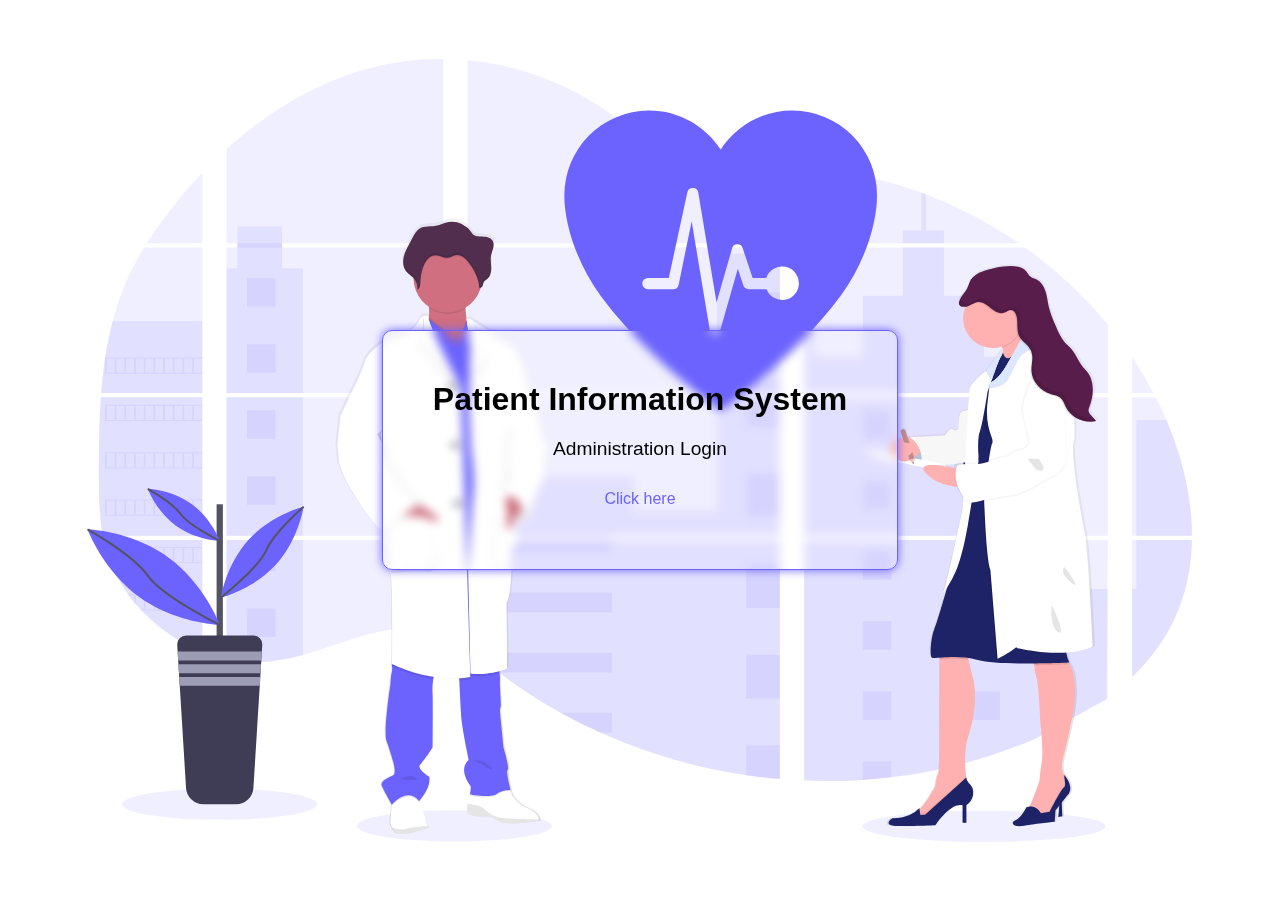
<file: index.html>
<!DOCTYPE html>
<html lang="en">
<head>
    <meta charset="UTF-8">
    <meta name="viewport" content="width=device-width, initial-scale=1.0">
    <title>Patient Information System</title>
    <link rel="stylesheet" href="css/index.css">
</head>
<body>
    <div class="container">
        <div class="container-holder">
            <h1>Patient Information System</h1>
            <p>Administration Login</p>
            <a href="login.html">Click here</a>
        </div>
    </div>
</body>
</html>
</file>
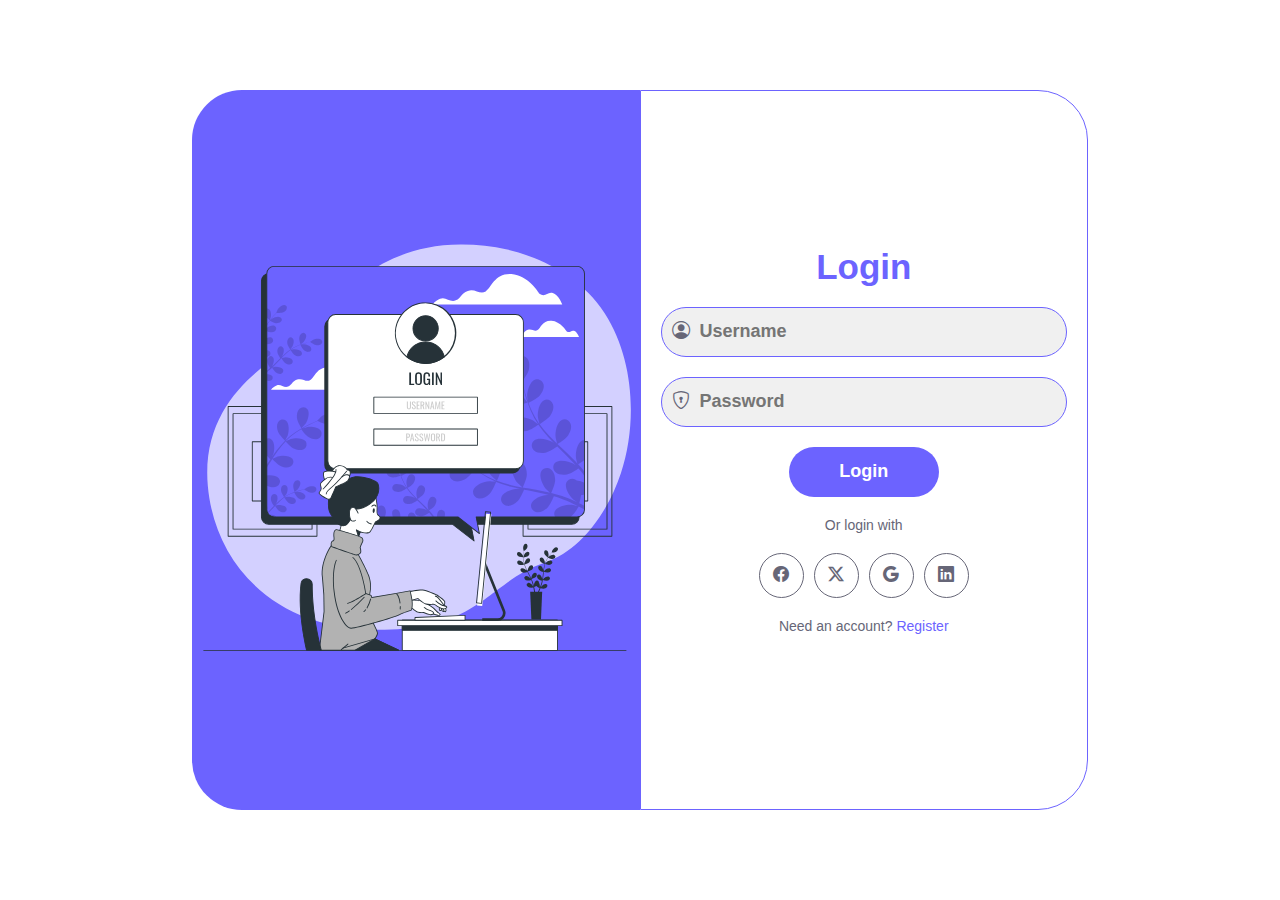
<file: login.html>
<!DOCTYPE html>
<html lang="en">
<head>
    <meta charset="UTF-8">
    <meta name="viewport" content="width=device-width, initial-scale=1.0">
    <title>Patient Information System : Login</title>
    <link rel="stylesheet" href="css/login.css">
    <link rel="stylesheet" href="https://cdn.jsdelivr.net/npm/bootstrap-icons@1.11.3/font/bootstrap-icons.min.css">
</head>
<body>
    <!-- main container -->
    <div class="container" id="loginDisplay" style="display:'';">
        <!-- login section -->
        <section id="login" >
            <!-- illustration -->
            <div class="containerImg"></div>
            <!-- login cotainer -->
            <div class="containerLogin">
                <!-- login form -->
                <form action="" class="form" id="loginForm">
                    <h2 class="title">Login</h2>
                    <div class="inputField">
                        <span><i class="bi bi-person-circle"></i></span>
                        <input type="text" name="username" id="username" placeholder="Username" required>
                    </div>
                    <div class="inputField">
                        <span><i class="bi bi-shield-lock"></i></i></i></span>
                        <input type="password" name="password" id="password" placeholder="Password" required>
                    </div>
                    <button type="submit" id="btnLogin">Login</button>
                    <p class="social-text">Or login with</p>
                    <div class="social-media">
                        <a href="#" class="social-icon"><i class="bi bi-facebook"></i></i></a>
                        <a href="#" class="social-icon"><i class="bi bi-twitter-x"></i></a>
                        <a href="#" class="social-icon"><i class="bi bi-google"></i></a>
                        <a href="#" class="social-icon"><i class="bi bi-linkedin"></i></a>
                    </div>
                    <p class="social-text">Need an account? <a href="#" onclick="showSignUP()">Register</a></p>
                </form>
            </div>
        </section>
    </div>

    <!-- main container -->
    <div class="container" id="signUpDisplay"  style="display: none;">
        <!-- section for signup -->
        <section id="signUp">
            <!-- illustration -->
            <div class="containerImg2"></div>

            <!-- signup container -->
            <div class="containerSignUp">
                <!-- signup form -->
                <form action="" class="form" id="signUpForm">
                    <h2 class="title">Sign Up</h2>

                    <div class="inputField">
                        <span><i class="bi bi-person-circle"></i></span>
                        <input type="text" name="username2" id="username2" placeholder="Username" required>
                    </div>

                    <div class="inputField">
                        <span><i class="bi bi-envelope"></i></i></span>
                        <input type="email" name="email" id="email" placeholder="Email" required>
                    </div>

                    <div class="inputField">
                        <span><i class="bi bi-shield-lock"></i></i></i></span>
                        <input type="password" name="password2" id="password2" placeholder="Password" required>
                    </div>

                    <input type="submit" value="Sign Up" id="btnSignUp">
                    <p class="social-text">Or sign up with</p>
                    <div class="social-media">
                        <a href="#" class="social-icon"><i class="bi bi-facebook"></i></i></a>
                        <a href="#" class="social-icon"><i class="bi bi-twitter-x"></i></a>
                        <a href="#" class="social-icon"><i class="bi bi-google"></i></a>
                        <a href="#" class="social-icon"><i class="bi bi-linkedin"></i></a>
                    </div>
                    <p class="social-text">Already have an account? <a href="#" onclick="showLogin()">Login</a></p>
                </form>
            </div>
        </section>
    </div>

    <script type="text/Javascript" src="js/login.js"></script>
</body>
</html>
</file>
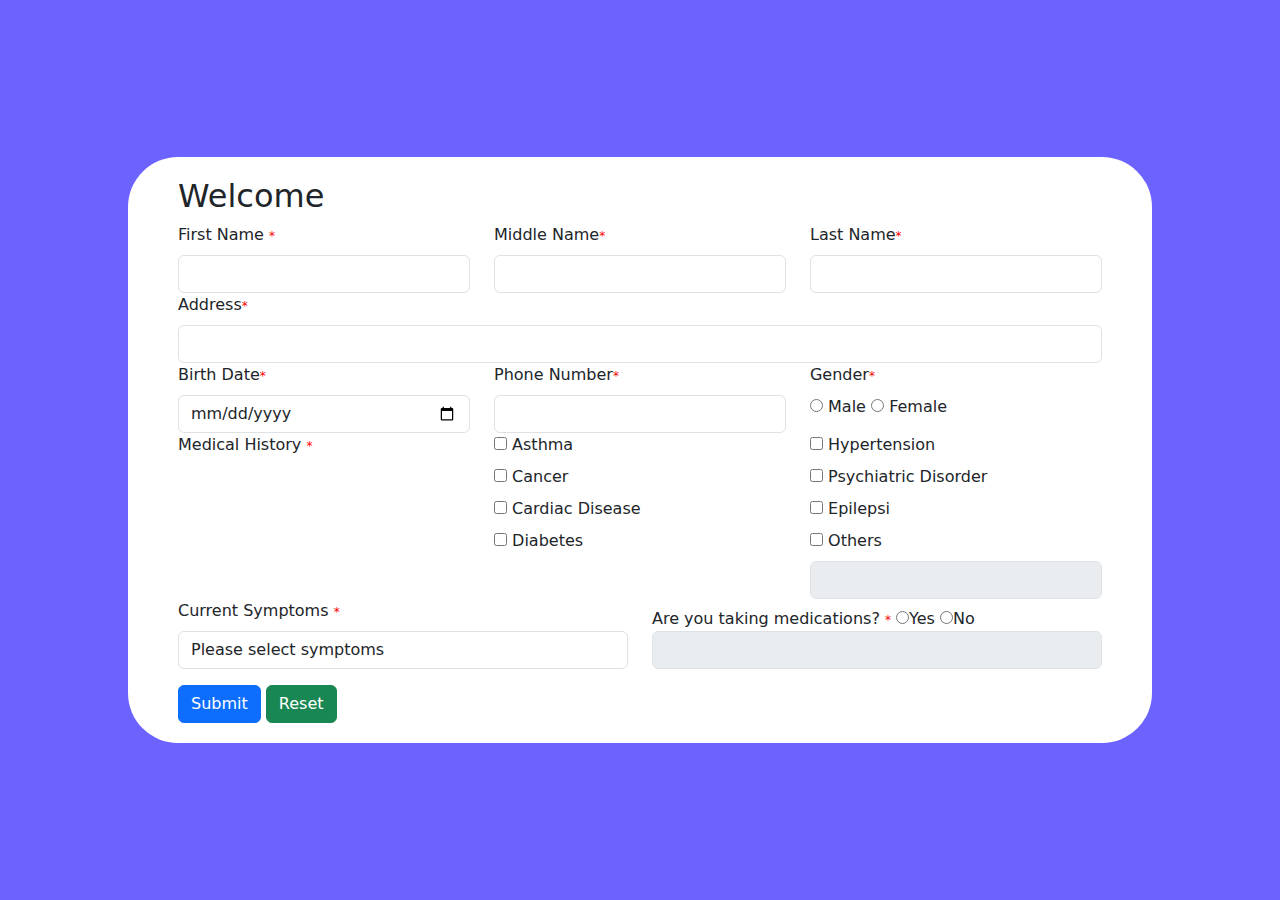
<file: main.html>
<!DOCTYPE html>
<html lang="en">
<head>
    <meta charset="UTF-8">
    <meta name="viewport" content="width=device-width, initial-scale=1.0">
    <title>Patient Information System : Dashboard</title>
    <link rel="stylesheet" href="css/main.css">
    <link href="https://cdn.jsdelivr.net/npm/bootstrap@5.3.3/dist/css/bootstrap.min.css" rel="stylesheet" integrity="sha384-QWTKZyjpPEjISv5WaRU9OFeRpok6YctnYmDr5pNlyT2bRjXh0JMhjY6hW+ALEwIH" crossorigin="anonymous">
</head>
<body>
    <div class="mainContainer">
        <div class="mainContent">
            <form action="" class="form" id="patientForm">
                <h2>Welcome</h2>
                <div class="row">
                    <div class="col-sm-4">
                        <label class="form-label" for="firstName">First Name</label> <span>*</span>
                        <input class="form-control" type="text" name="firstName" id="firstName" required>
                    </div>
                    <div class="col-sm-4">
                        <label class="form-label" for="middleName">Middle Name</label><span>*</span>
                        <input class="form-control" type="text" name="middleName" id="middleName" required>
                    </div>
                    <div class="col-sm-4">
                        <label class="form-label" for="lastName">Last Name</label><span>*</span>
                        <input class="form-control" type="text" name="lastName" id="lastName" required>
                    </div>
                </div>

                <div class="row">
                    <div class="col">
                        <label class="form-label" for="address">Address</label><span>*</span>
                        <input class="form-control" type="text" name="address" id="address" required>
                    </div>
                </div>

                <div class="row">
                    <div class="col-sm-4">
                        <label class="form-label" for="birthdate">Birth Date</label><span>*</span>
                        <input class="form-control" type="date" name="birthdate" id="birthdate" required>
                    </div>
                    <div class="col-sm-4">
                        <label class="form-label" for="phoneNumber">Phone Number</label><span>*</span>
                        <input class="form-control" type="number" name="phoneNumber" id="phoneNumber" required>
                    </div>
                    <div class="col-sm-4">
                        <label class="form-label" for="gender">Gender</label><span class="fmale">*</span><br>
                        <input type="radio" name="gender" id="gender" value="male"> <label>Male</label>
                        <input type="radio" name="gender" id="gender" value="female"> <label >Female</label>
                    </div>
                </div>

                <div class="row">
                    <div class="col-sm-4">
                        <label class="form-label" for="history">Medical History <span>*</span></label>
                    </div>
                    <div class="col-sm-4">
                        <input type="checkbox" class="checkbox" name="asthma" id="asthma" value="Asthma">
                        <label class="form-label" for="asthma">Asthma</label><br>

                        <input type="checkbox"  class="checkbox" name="cancer" id="cancer" value="Cancer">
                        <label class="form-label" for="cancer">Cancer</label><br>

                        <input type="checkbox"  class="checkbox" name="cardiacDisease" id="cardiacDisease" value="Cardiac Disease">
                        <label class="form-label" for="cardiacDisease">Cardiac Disease</label><br>

                        <input type="checkbox"  class="checkbox" name="diabetes" id="diabetes" value="Diabetes">
                        <label class="form-label" for="diabetes">Diabetes</label><br>
                    </div>
                    <div class="col-sm-4">
                        <input type="checkbox"  class="checkbox" name="hypertension" id="hypertension" value="Hypertension">
                        <label class="form-label" for="hypertension">Hypertension</label><br>

                        <input type="checkbox"  class="checkbox" name="psychiatricDisorder" id="psychiatricDisorder" value="Psychiatric">
                        <label class="form-label" for="psychiatricDisorder">Psychiatric Disorder</label><br>

                        <input type="checkbox"  class="checkbox" name="epilepsi" id="epilepsi" value="Epilepsi">
                        <label class="form-label" for="epilepsi">Epilepsi</label><br>

                        <input type="checkbox"  class="checkbox" name="others" id="others" value="Others" onclick="enableOthers()">
                        <label class="form-label" for="others">Others</label><br>
                        <input class="form-control" type="text" name="others" id="inputOthers" disabled>
                    </div>
                </div>

                <div class="row">
                    <div class="col-6">
                        <label class="form-label" for="currentSymptoms">Current Symptoms </label> <span>*</span>
                        <select class="form-control" name="symptoms" id="symptoms">
                            <option value="">Please select symptoms</option>
                            <option value="Chest Pain">Chest Pain</option>
                            <option value="Respiratory">Respiratory</option>
                            <option value="Hematological">Hematological</option>
                            <option value="Lympathic">Lympathic</option>
                            <option value="Neurological">Neurological</option>
                        </select>
                    </div>
                    <div class="col-6 mt-2">
                        <label for="medication">Are you taking medications? <span class="yesNo">*</span></label>
                        <input type="radio" name="medication" id="medication" onclick="medEnable()" value="Yes"><label for="yes">Yes</label>
                        <input type="radio" name="medication" id="medication" onclick="medDisable()" value="No"><label for="no">No</label>
                        <input class="form-control" type="text" name="medicationText" id="medicationText" disabled>
                    </div>
                </div>

                <div class="row mt-3">
                    <div class="col-lg-6">
                        <button type="submit" class="btn btn-primary">Submit</button>
                        <button type="button" class="btn btn-success">Reset</button>
                    </div>
                </div>
            
            </form>
        </div>
        </div>
    </div>

    <script type="text/Javascript" src="js/main.js"></script>
    <script src="https://cdn.jsdelivr.net/npm/bootstrap@5.3.3/dist/js/bootstrap.bundle.min.js" integrity="sha384-YvpcrYf0tY3lHB60NNkmXc5s9fDVZLESaAA55NDzOxhy9GkcIdslK1eN7N6jIeHz" crossorigin="anonymous"></script>
</body>
</html>
</file>
<file: css/index.css>
*{
    margin: 0px;
    padding: 0px;
    box-sizing: border-box;
    font-family: "Gill Sans", sans-serif;
}
.container{
    width: 100dvw;
    height: 100dvh;
    display: flex;
    flex-direction: column;
    justify-content: center;
    align-items: center;
    gap: 20px;
    background-image: url('/img/undraw_medicine_b-1-ol.svg');
    background-position: center;
    background-repeat: no-repeat;
}
.container-holder{
    padding: 50px;
    border: 1px solid #6C63FF;
    display: flex;
    flex-direction: column;
    justify-content: center;
    align-items: center;
    gap: 20px;
    border-radius: 10px;
    backdrop-filter: blur(5px);
    box-shadow: 0 0 10px #6C63FF;
    /* background-color: #6C63FF; */
    /* backdrop-filter: brightness(1.5); */
    /* -webkit-backdrop-filter: blur(5px); */
}
/* .container h1{
    color: #fff;
    text-shadow: 0px 0px 5px ;
} */
.container p{
    font-size: 1.2rem;
    /* color: #fff; */
}
.container a{
    padding: 10px;
    color: #6C63FF;
    text-decoration: none;
    transition: linear 0.5s;
    border-bottom: 1px solid rgba(0, 0, 0, 0);
}
.container a:hover{
    border-bottom: 1px solid #6C63FF;
}
</file>
<file: css/login.css>
*{
    margin: 0;
    padding: 0;
    box-sizing: border-box;
    font-family: "Gill Sans", sans-serif;
}

.container{
    width: 100%;
    height: 100dvh;
    display: flex;
    /* flex-direction: column; */
    /* background-color: #6C63FF; */
    justify-content: center;
    align-items: center;
    /* background-color: #5049cb; */
}

#login{
    width: 70dvw;
    height: 80dvh;
    /* background-color: #6C63FF; */
    border-radius: 50px;
    display:flex;
    justify-content: center;
    align-items: center;
    /* gap: 20px; */
    /* padding: 20px; */
}
#signUp{
    width: 70dvw;
    height: 80dvh;
    /* background-color: #6C63FF; */
    border-radius: 50px;
    display:flex;
    justify-content: center;
    align-items: center;
    /* gap: 20px; */
    /* padding: 20px; */
}

.containerLogin{
    width: 100%;
    height: 100%;
    display:flex;
    justify-content: center;
    align-items: center;
    border-radius: 0 50px 50px 0;
    border: 1px solid #6C63FF;
}
.containerSignUp{
    width: 100%;
    height: 100%;
    display:flex;
    justify-content: center;
    align-items: center;
    border-radius: 0 50px 50px 0;
    border: 1px solid #6C63FF;
}
.container form{
    width: 100%;
    height: 100%;
    display: flex;
    flex-direction: column;
    justify-content: center;
    align-items: center;
    padding: 20px;
}
.container form .title{
    font-size: 35px;
    color: #6C63FF;
    margin-bottom: 10px;
}
.container form .inputField{
    width: 100%;
    height: 50px;
    padding-left: 10px;
    background: #f0f0f0;
    margin: 10px 0;
    border: 1px solid #6C63FF;
    border-radius: 50px;
    display: flex;
    align-items: center;
}
.container form .inputField i{
    flex: 1;
    text-align: center;
    color: #667;
    font-size: 18px;
}
.container form .inputField input{
    flex: 5;
    background: none;
    border: none;
    outline: none;
    width: 100%;
    font-size: 18px;
    font-weight: 600;
    padding-left: 10px;
}
.container form #btnLogin,#btnSignUp{
    width: 150px;
    height: 50px;
    border-radius: 50px;
    background-color: #6C63FF;
    color: #fff;
    font-weight: 600;
    font-size: 18px;
    border: none;
    margin-top: 10px;
}

.container form #btnLogin:hover{
    background: #5049cb;
}

.container form .social-text{
    margin: 20px;
    font-size: 14px;
    color: #667;
}
.container form .social-text a{
    font-size: 14px;
    text-decoration: none;
    color: #6C63FF;
}

.container form .social-media{
    display: flex;
    justify-content: center;
}

.container form .social-media .social-icon{
    width: 45px;
    height: 45px;
    display: flex;
    align-items: center;
    justify-content: center;
    color: #667;
    border: 1px solid #667;
    border-radius: 50px;
    margin: 0 5px;
}
.container form .social-media .social-icon:hover{
    color: #6C63FF;
    border-color: #6C63FF;
}

.containerImg{
    width: 100%;
    height: 100%;
    background-image: url('/img/Computer\ login-bro.svg');
    background-position: center;
    background-repeat: no-repeat;
    background-color: #6C63FF;
    border-radius: 50px 0 0 50px;
}
.containerImg2{
    width: 100%;
    height: 100%;
    background-image: url('/img/Computer\ login-amico.svg');
    background-position: center;
    background-repeat: no-repeat;
    background-color: #6C63FF;
    border-radius: 50px 0 0 50px;
}
</file>
<file: css/main.css>
*{
    margin: 0;
    padding: 0;
    box-sizing: border-box;
    /* font-family: 'Gill Sans', 'sans-serif'; */
}

.mainContainer{
    width: 100dvw;
    height: 100dvh;
    display: flex;
    justify-content: center;
    align-items: center;
    background-color: #6C63FF;
}
.mainContainer .mainContent{
    background-color: #fff;
    backdrop-filter: blur(5px);
    border-radius: 50px;
    /* border: 1px solid black; */
    padding: 20px 50px;
    width: 80dvw;
}
span{
    font-size: 12px;
    color: red;
}
</file>
